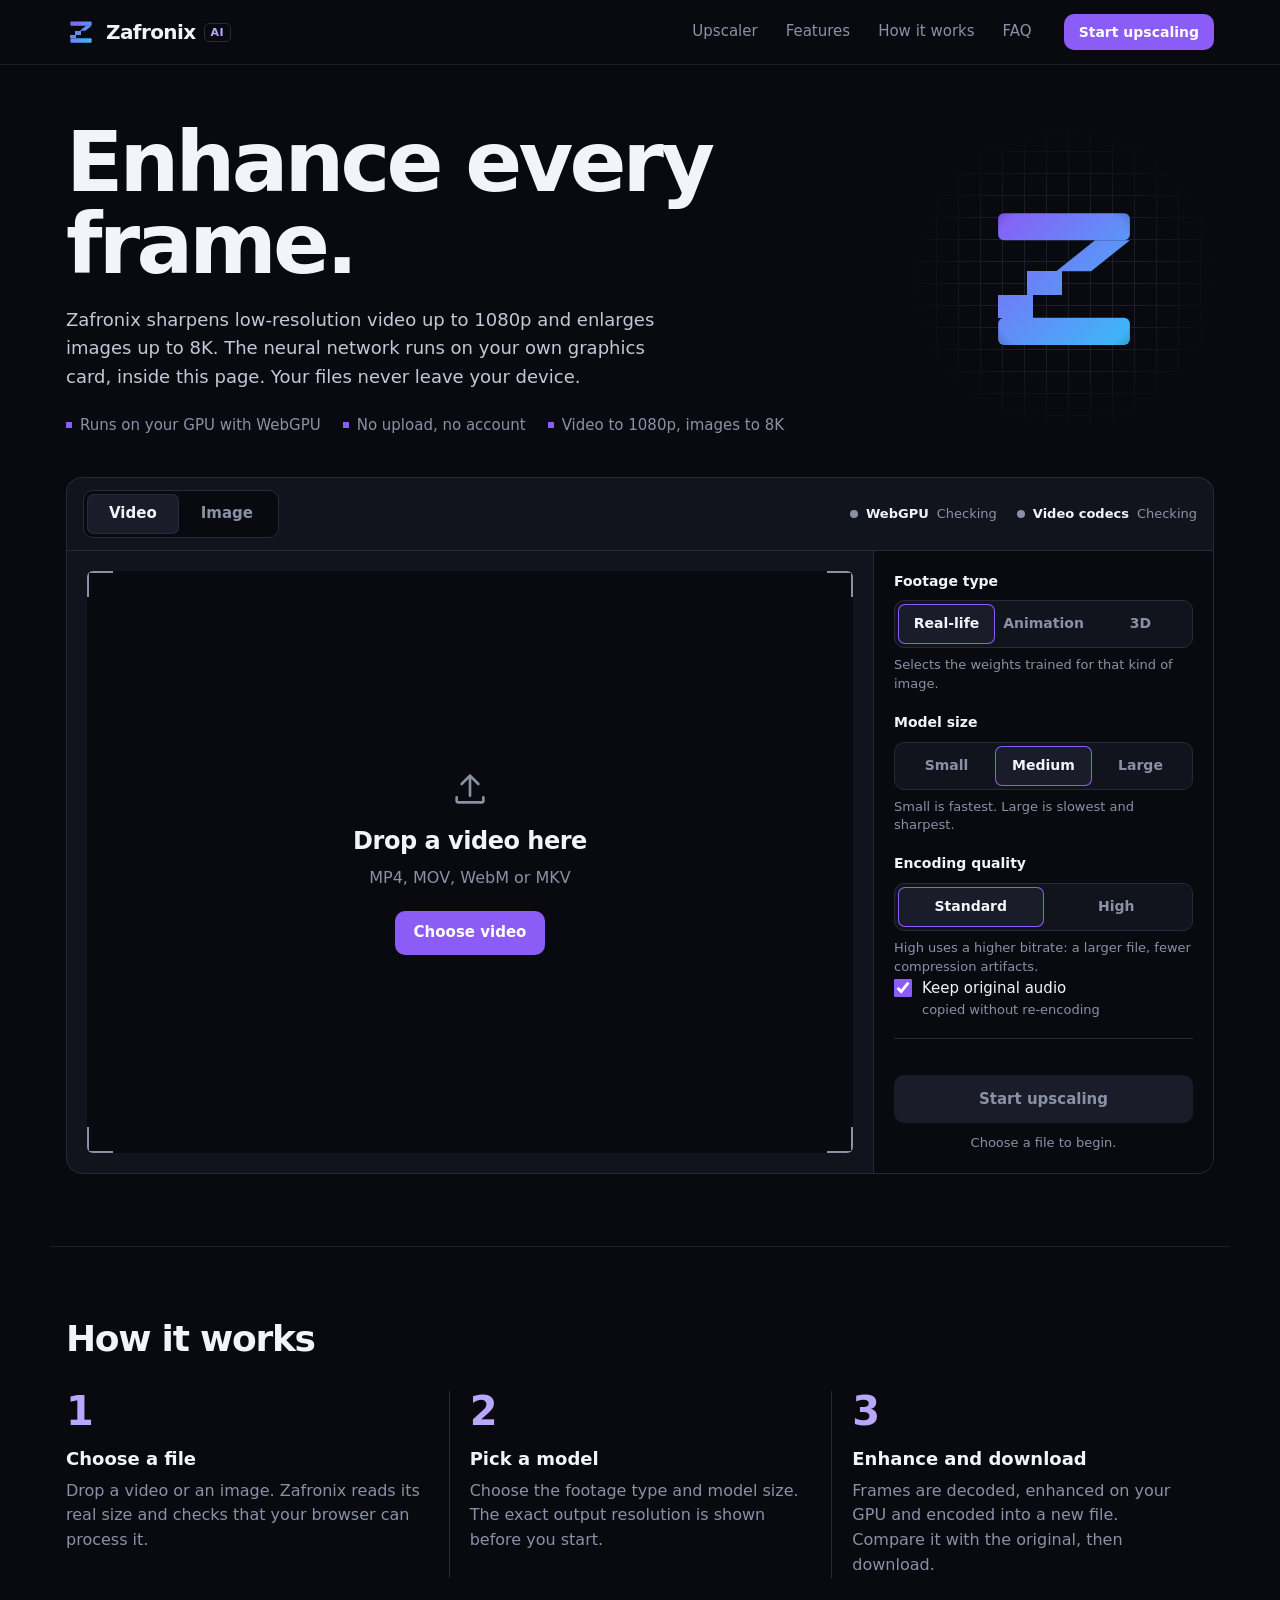
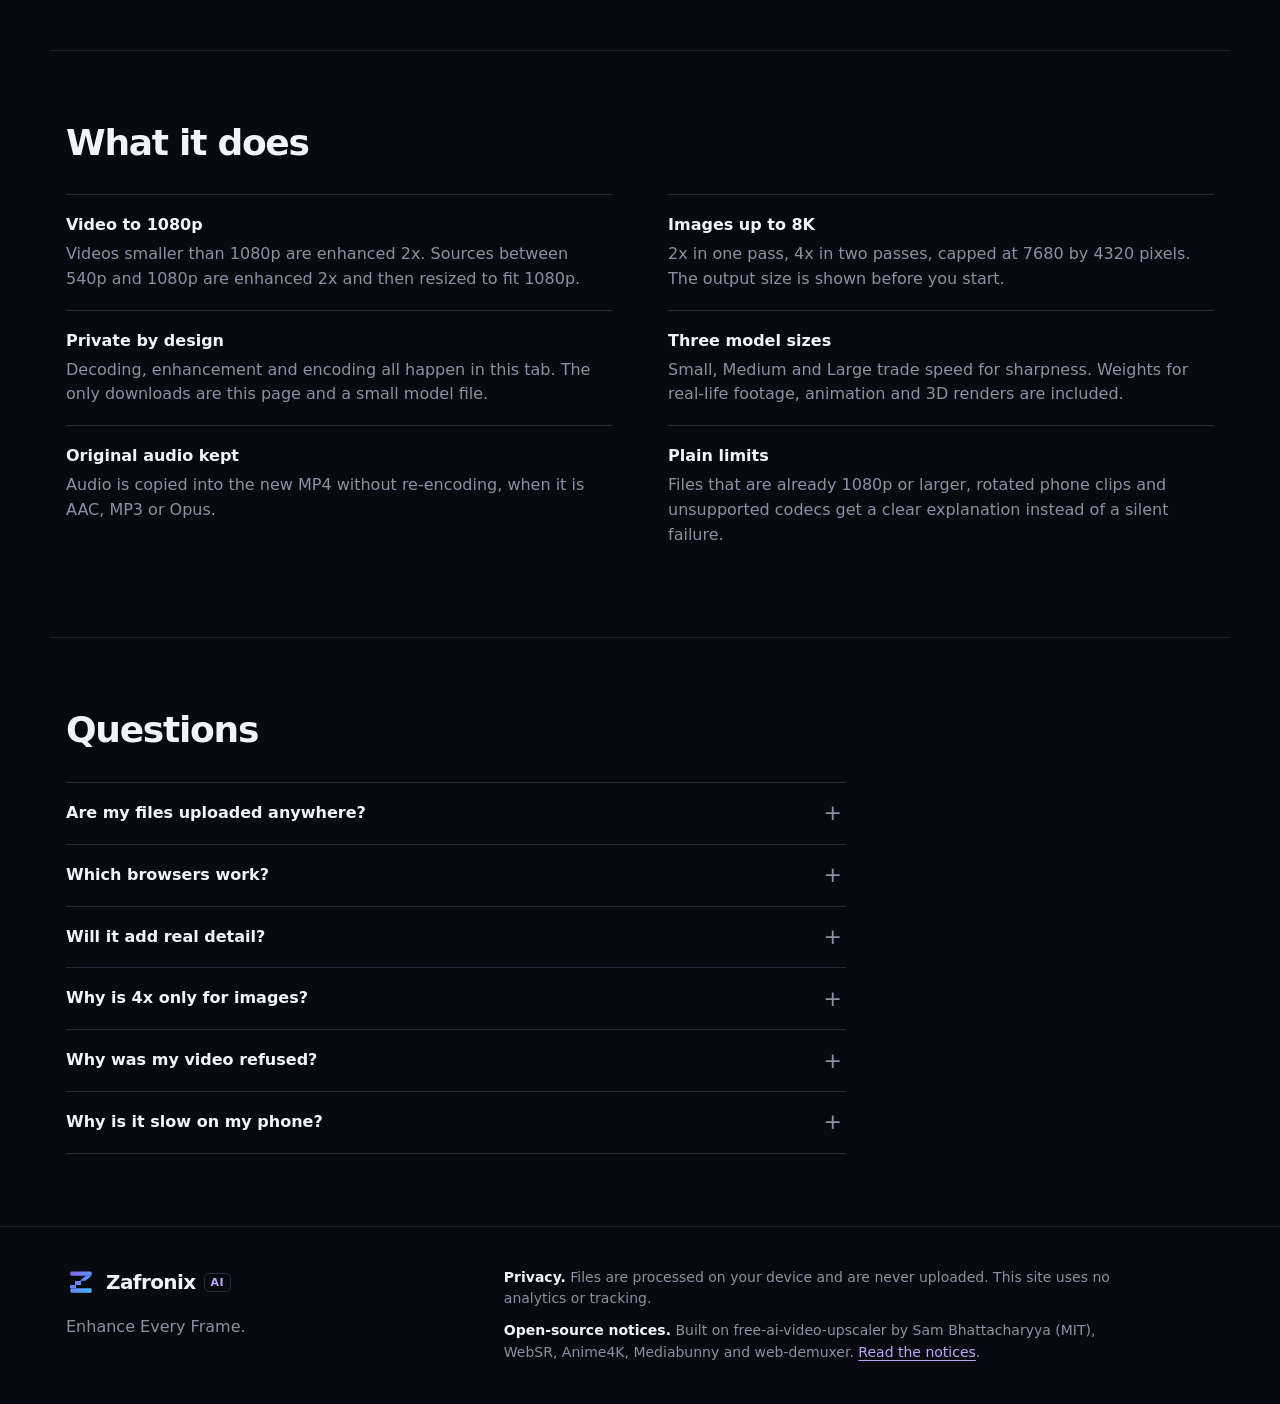
<file: index.html>
<!doctype html>
<html lang="en">
<head>
  <meta charset="utf-8">
  <meta name="viewport" content="width=device-width, initial-scale=1, viewport-fit=cover">
  <title>Zafronix AI Videos Upscaler: enhance video to 1080p and images up to 8K</title>
  <meta name="description" content="Upscale low-resolution video to 1080p and images up to 8K with a neural network that runs on your own GPU, in your browser. Free, private, no upload.">
  <meta name="theme-color" content="#090A0F">
  <meta name="color-scheme" content="dark">
  <link rel="canonical" href="https://zafronix-ai.netlify.app/">

  <meta property="og:type" content="website">
  <meta property="og:site_name" content="Zafronix AI">
  <meta property="og:title" content="Zafronix AI Videos Upscaler: Enhance Every Frame.">
  <meta property="og:description" content="Upscale video to 1080p and images up to 8K on your own GPU. Private, free, no upload.">
  <meta property="og:url" content="https://zafronix-ai.netlify.app/">
  <meta property="og:image" content="https://zafronix-ai.netlify.app/og.png">
  <meta property="og:image:width" content="1200">
  <meta property="og:image:height" content="630">
  <meta property="og:image:alt" content="Zafronix AI wordmark with the tagline Enhance Every Frame.">
  <meta name="twitter:card" content="summary_large_image">
  <meta name="twitter:title" content="Zafronix AI Videos Upscaler">
  <meta name="twitter:description" content="Upscale video to 1080p and images up to 8K on your own GPU. Private, free, no upload.">
  <meta name="twitter:image" content="https://zafronix-ai.netlify.app/og.png">

  <link rel="icon" href="/favicon.svg" type="image/svg+xml">
  <link rel="apple-touch-icon" href="/apple-touch-icon.png">
  <link rel="stylesheet" href="/styles.css">
</head>
<body>
  <a class="skip" href="#upscaler">Skip to the upscaler</a>

  <header class="topbar">
    <div class="wrap topbar-in">
      <a class="brand" href="#top" aria-label="Zafronix AI, home">
        <svg class="mark" viewBox="0 0 48 48" aria-hidden="true">
          <use href="#zmark"/>
        </svg>
        <span class="brand-name">Zafronix</span><span class="brand-ai">AI</span>
      </a>

      <nav class="nav" id="nav" aria-label="Primary">
        <a href="#upscaler">Upscaler</a>
        <a href="#features">Features</a>
        <a href="#how">How it works</a>
        <a href="#faq">FAQ</a>
      </nav>

      <a class="btn btn-primary btn-sm topbar-cta" href="#upscaler">Start upscaling</a>
      <button class="nav-toggle" id="nav-toggle" type="button" aria-expanded="false" aria-controls="nav" aria-label="Menu">
        <span></span><span></span>
      </button>
    </div>
  </header>

  <!-- Shared SVG symbols -->
  <svg width="0" height="0" style="position:absolute" aria-hidden="true" focusable="false">
    <defs>
      <linearGradient id="zgrad" x1="6" y1="6" x2="42" y2="42" gradientUnits="userSpaceOnUse">
        <stop offset="0" stop-color="#8B5CF6"/>
        <stop offset="1" stop-color="#38BDF8"/>
      </linearGradient>
      <!-- The mark: a Z whose diagonal starts as coarse pixels (low resolution) and resolves into a clean line. -->
      <symbol id="zmark" viewBox="0 0 48 48">
        <rect x="7" y="7" width="34" height="7" rx="1.5" fill="url(#zgrad)"/>
        <rect x="7" y="34" width="34" height="7" rx="1.5" fill="url(#zgrad)"/>
        <polygon points="41,14 32,14 22,22 31,22" fill="url(#zgrad)"/>
        <g fill="url(#zgrad)" shape-rendering="crispEdges">
          <rect x="14.5" y="22" width="9" height="6"/>
          <rect x="7" y="28" width="9" height="6"/>
        </g>
      </symbol>
    </defs>
  </svg>

  <main id="top">
    <section class="hero wrap">
      <div class="hero-copy">
        <h1>Enhance every frame.</h1>
        <p class="lede">Zafronix sharpens low-resolution video up to 1080p and enlarges images up to 8K. The neural network runs on your own graphics card, inside this page. Your files never leave your device.</p>
        <ul class="facts">
          <li>Runs on your GPU with WebGPU</li>
          <li>No upload, no account</li>
          <li>Video to 1080p, images to 8K</li>
        </ul>
      </div>
      <div class="hero-art" aria-hidden="true">
        <svg viewBox="0 0 48 48" class="hero-mark"><use href="#zmark"/></svg>
      </div>
    </section>

    <!-- ===================================================== STUDIO -->
    <section class="studio wrap" id="upscaler" aria-labelledby="studio-title">
      <h2 class="sr-only" id="studio-title">Upscaler</h2>

      <div class="studio-bar">
        <div class="tabs" role="tablist" aria-label="Media type">
          <button class="tab" role="tab" type="button" id="tab-video" data-tab="video" aria-selected="true" aria-controls="panel">Video</button>
          <button class="tab" role="tab" type="button" id="tab-image" data-tab="image" aria-selected="false" aria-controls="panel" tabindex="-1">Image</button>
        </div>
        <ul class="checks" id="checks" aria-label="Browser capabilities">
          <li class="check" data-state="pending"><span class="dot"></span><span class="check-name">WebGPU</span><span class="check-detail">Checking</span></li>
          <li class="check" data-state="pending"><span class="dot"></span><span class="check-name">Video codecs</span><span class="check-detail">Checking</span></li>
        </ul>
      </div>

      <div class="studio-grid" id="studio" data-tab="video" role="tabpanel" aria-labelledby="tab-video">
        <div id="panel" class="sr-only"></div>

        <!-- ------------------------------------------- viewport -->
        <div class="viewport" id="viewport" data-state="empty">

          <!-- empty -->
          <div class="vp-state vp-empty" id="st-empty">
            <div class="drop" id="drop">
              <svg class="drop-icon" viewBox="0 0 24 24" aria-hidden="true"><path d="M12 16V4m0 0L7 9m5-5 5 5M4 17v2a1 1 0 0 0 1 1h14a1 1 0 0 0 1-1v-2" fill="none" stroke="currentColor" stroke-width="1.6" stroke-linecap="round" stroke-linejoin="round"/></svg>
              <p class="drop-title" id="drop-title">Drop a video here</p>
              <p class="drop-sub" id="drop-sub">MP4, MOV, WebM or MKV</p>
              <button class="btn btn-primary" type="button" id="pick-btn">Choose video</button>
              <input id="file-input" type="file" hidden>
            </div>
          </div>

          <!-- file selected -->
          <div class="vp-state vp-selected" id="st-selected" hidden>
            <div class="stage" id="sel-stage"></div>
            <div class="filebar">
              <div class="filebar-info">
                <p class="filename" id="sel-name"></p>
                <ul class="chips" id="sel-chips"></ul>
              </div>
              <div class="filebar-actions">
                <button class="btn btn-ghost btn-sm" type="button" id="replace-btn">Replace</button>
                <button class="btn btn-ghost btn-sm" type="button" id="remove-btn">Remove</button>
              </div>
            </div>
          </div>

          <!-- processing -->
          <div class="vp-state vp-processing" id="st-processing" hidden>
            <div class="stage" id="live-stage">
              <canvas id="live" width="16" height="9"></canvas>
              <img id="live-img" alt="" hidden>
              <p class="stage-caption" id="live-caption">Waiting for the first enhanced frame</p>
            </div>
            <div class="progress">
              <div class="progress-head">
                <p class="stage-label" id="stage-label">Starting</p>
                <span class="pct" id="pct">0%</span>
              </div>
              <p class="sr-only" id="live-status" role="status" aria-live="polite"></p>
              <div class="rail" id="rail" role="progressbar" aria-labelledby="stage-label" aria-valuemin="0" aria-valuemax="100" aria-valuenow="0">
                <div class="rail-fill" id="rail-fill"></div>
              </div>
              <dl class="stats">
                <div><dt id="stat-frames-label">Frames</dt><dd id="stat-frames">0</dd></div>
                <div><dt>Elapsed</dt><dd id="stat-elapsed">0:00</dd></div>
                <div><dt id="stat-speed-label">Speed</dt><dd id="stat-speed">-</dd></div>
                <div><dt>Remaining</dt><dd id="stat-eta">Measuring</dd></div>
              </dl>
              <button class="btn btn-outline" type="button" id="cancel-btn">Cancel</button>
            </div>
          </div>

          <!-- done -->
          <div class="vp-state vp-done" id="st-done" hidden>
            <div id="done-stage"></div>
            <div class="vcontrols" id="done-controls">
              <button class="icon-btn" type="button" id="play-btn" aria-label="Play both videos" data-playing="false">
                <svg viewBox="0 0 24 24" class="i-play" aria-hidden="true"><path d="M8 5.5v13l11-6.5z" fill="currentColor"/></svg>
                <svg viewBox="0 0 24 24" class="i-pause" aria-hidden="true"><path d="M7 5h4v14H7zm6 0h4v14h-4z" fill="currentColor"/></svg>
              </button>
              <input class="scrub" id="scrub" type="range" min="0" max="1000" value="0" aria-label="Seek both videos">
              <span class="time" id="time-text">0:00 / 0:00</span>
              <button class="icon-btn" type="button" id="mute-btn" aria-label="Mute enhanced audio" aria-pressed="false">
                <svg viewBox="0 0 24 24" aria-hidden="true"><path d="M4 9.5v5h3.5L12 18.5v-13L7.5 9.5zM15.5 8.5a5 5 0 0 1 0 7M18 6a8.5 8.5 0 0 1 0 12" fill="none" stroke="currentColor" stroke-width="1.6" stroke-linecap="round" stroke-linejoin="round"/></svg>
              </button>
            </div>
            <dl class="result-stats" id="done-stats"></dl>
            <ul class="notes" id="done-notes"></ul>
            <div class="result-actions">
              <a class="btn btn-primary" id="download-btn" href="#" download>
                <svg viewBox="0 0 24 24" aria-hidden="true"><path d="M12 4v11m0 0 4.5-4.5M12 15l-4.5-4.5M5 19h14" fill="none" stroke="currentColor" stroke-width="1.8" stroke-linecap="round" stroke-linejoin="round"/></svg>
                <span id="download-label">Download</span>
              </a>
              <a class="btn btn-outline" id="open-full" href="#" target="_blank" rel="noopener" hidden>Open full size</a>
              <button class="btn btn-ghost" type="button" id="again-btn">Process another</button>
            </div>
          </div>

          <!-- error -->
          <div class="vp-state vp-error" id="st-error" hidden>
            <svg class="err-icon" viewBox="0 0 24 24" aria-hidden="true"><path d="M12 8v5m0 3.5v.01M10.3 3.9 2.6 17.5A2 2 0 0 0 4.3 20.5h15.4a2 2 0 0 0 1.7-3L13.7 3.9a2 2 0 0 0-3.4 0z" fill="none" stroke="currentColor" stroke-width="1.6" stroke-linecap="round" stroke-linejoin="round"/></svg>
            <h3 class="err-title" id="err-title">Something went wrong</h3>
            <p class="err-msg" id="err-msg"></p>
            <p class="err-hint" id="err-hint"></p>
            <div class="result-actions">
              <button class="btn btn-primary" type="button" id="err-retry">Try again</button>
              <button class="btn btn-ghost" type="button" id="err-new">Choose another file</button>
            </div>
          </div>
        </div>

        <!-- ------------------------------------------- inspector -->
        <aside class="inspector" aria-label="Settings">
          <fieldset class="group">
            <legend>Footage type</legend>
            <div class="seg" role="radiogroup">
              <label><input type="radio" name="content" value="rl" checked><span>Real-life</span></label>
              <label><input type="radio" name="content" value="an"><span>Animation</span></label>
              <label><input type="radio" name="content" value="3d"><span>3D</span></label>
            </div>
            <p class="help">Selects the weights trained for that kind of image.</p>
          </fieldset>

          <fieldset class="group">
            <legend>Model size</legend>
            <div class="seg" role="radiogroup">
              <label><input type="radio" name="size" value="small"><span>Small</span></label>
              <label><input type="radio" name="size" value="medium" checked><span>Medium</span></label>
              <label><input type="radio" name="size" value="large"><span>Large</span></label>
            </div>
            <p class="help">Small is fastest. Large is slowest and sharpest.</p>
          </fieldset>

          <!-- video only -->
          <div class="only-video">
            <fieldset class="group">
              <legend>Encoding quality</legend>
              <div class="seg" role="radiogroup">
                <label><input type="radio" name="vquality" value="standard" checked><span>Standard</span></label>
                <label><input type="radio" name="vquality" value="high"><span>High</span></label>
              </div>
              <p class="help">High uses a higher bitrate: a larger file, fewer compression artifacts.</p>
            </fieldset>
            <label class="check-row">
              <input type="checkbox" id="keep-audio" checked>
              <span>Keep original audio <small>copied without re-encoding</small></span>
            </label>
          </div>

          <!-- image only -->
          <div class="only-image">
            <fieldset class="group">
              <legend>Scale</legend>
              <div class="seg" role="radiogroup">
                <label><input type="radio" name="scale" value="2" checked><span>2x</span></label>
                <label><input type="radio" name="scale" value="4"><span>4x</span></label>
              </div>
              <p class="help" id="scale-help">4x runs the 2x network twice.</p>
            </fieldset>
            <fieldset class="group">
              <legend>Format</legend>
              <div class="seg" role="radiogroup">
                <label><input type="radio" name="format" value="png" checked><span>PNG</span></label>
                <label><input type="radio" name="format" value="jpeg"><span>JPEG</span></label>
                <label><input type="radio" name="format" value="webp"><span>WebP</span></label>
              </div>
              <div class="range-row" id="img-quality-row" hidden>
                <label for="img-quality">Quality</label>
                <input type="range" id="img-quality" min="60" max="100" value="92">
                <output id="img-quality-out" for="img-quality">92</output>
              </div>
            </fieldset>
          </div>

          <dl class="summary" id="summary"></dl>
          <ul class="notes" id="notes"></ul>

          <button class="btn btn-primary btn-block" type="button" id="start-btn" disabled>Start upscaling</button>
          <p class="start-hint" id="start-hint">Choose a file to begin.</p>
        </aside>
      </div>
    </section>

    <!-- ===================================================== HOW -->
    <section class="section wrap" id="how" aria-labelledby="how-title">
      <h2 id="how-title">How it works</h2>
      <ol class="steps">
        <li>
          <h3>Choose a file</h3>
          <p>Drop a video or an image. Zafronix reads its real size and checks that your browser can process it.</p>
        </li>
        <li>
          <h3>Pick a model</h3>
          <p>Choose the footage type and model size. The exact output resolution is shown before you start.</p>
        </li>
        <li>
          <h3>Enhance and download</h3>
          <p>Frames are decoded, enhanced on your GPU and encoded into a new file. Compare it with the original, then download.</p>
        </li>
      </ol>
    </section>

    <!-- ===================================================== FEATURES -->
    <section class="section wrap" id="features" aria-labelledby="features-title">
      <h2 id="features-title">What it does</h2>
      <dl class="feature-list">
        <div><dt>Video to 1080p</dt><dd>Videos smaller than 1080p are enhanced 2x. Sources between 540p and 1080p are enhanced 2x and then resized to fit 1080p.</dd></div>
        <div><dt>Images up to 8K</dt><dd>2x in one pass, 4x in two passes, capped at 7680 by 4320 pixels. The output size is shown before you start.</dd></div>
        <div><dt>Private by design</dt><dd>Decoding, enhancement and encoding all happen in this tab. The only downloads are this page and a small model file.</dd></div>
        <div><dt>Three model sizes</dt><dd>Small, Medium and Large trade speed for sharpness. Weights for real-life footage, animation and 3D renders are included.</dd></div>
        <div><dt>Original audio kept</dt><dd>Audio is copied into the new MP4 without re-encoding, when it is AAC, MP3 or Opus.</dd></div>
        <div><dt>Plain limits</dt><dd>Files that are already 1080p or larger, rotated phone clips and unsupported codecs get a clear explanation instead of a silent failure.</dd></div>
      </dl>
    </section>

    <!-- ===================================================== FAQ -->
    <section class="section wrap" id="faq" aria-labelledby="faq-title">
      <h2 id="faq-title">Questions</h2>
      <div class="faq">
        <details>
          <summary>Are my files uploaded anywhere?</summary>
          <p>No. Your video or image is read, enhanced and encoded inside your browser, on your own device. This site only serves static files and includes no analytics or tracking scripts.</p>
        </details>
        <details>
          <summary>Which browsers work?</summary>
          <p>The tool needs WebGPU, and video also needs WebCodecs with H.264 encoding. The latest desktop Chrome or Edge is the safest choice. The status line above the upscaler shows exactly what your browser supports.</p>
        </details>
        <details>
          <summary>Will it add real detail?</summary>
          <p>It sharpens edges and removes blockiness with a small neural network. It cannot recover detail that was never recorded, so expect cleaner lines rather than new texture. Animation and illustration usually look best; photos improve less.</p>
        </details>
        <details>
          <summary>Why is 4x only for images?</summary>
          <p>The network doubles size. For images, running it twice gives 4x. For video that would be far too slow in a browser, so video uses one 2x pass and is capped at 1080p.</p>
        </details>
        <details>
          <summary>Why was my video refused?</summary>
          <p>Videos that are already 1080p or larger, videos stored rotated (many phone recordings), very long files, and codecs your browser cannot decode are refused with the reason shown on screen.</p>
        </details>
        <details>
          <summary>Why is it slow on my phone?</summary>
          <p>Everything runs on the GPU of the device you use. Phones have much less GPU power and memory than a desktop, so keep files short and small, and expect long processing times.</p>
        </details>
      </div>
    </section>
  </main>

  <footer class="footer">
    <div class="wrap footer-in">
      <div class="footer-brand">
        <a class="brand" href="#top" aria-label="Zafronix AI, back to top">
          <svg class="mark" viewBox="0 0 48 48" aria-hidden="true"><use href="#zmark"/></svg>
          <span class="brand-name">Zafronix</span><span class="brand-ai">AI</span>
        </a>
        <p>Enhance Every Frame.</p>
      </div>
      <div class="footer-note">
        <p><strong>Privacy.</strong> Files are processed on your device and are never uploaded. This site uses no analytics or tracking.</p>
        <p><strong>Open-source notices.</strong> Built on free-ai-video-upscaler by Sam Bhattacharyya (MIT), WebSR, Anime4K, Mediabunny and web-demuxer. <a href="/notices.html">Read the notices</a>.</p>
      </div>
    </div>
  </footer>

  <div class="toast" id="toast" role="status" aria-live="polite" hidden></div>
</body>
</html>
</file>
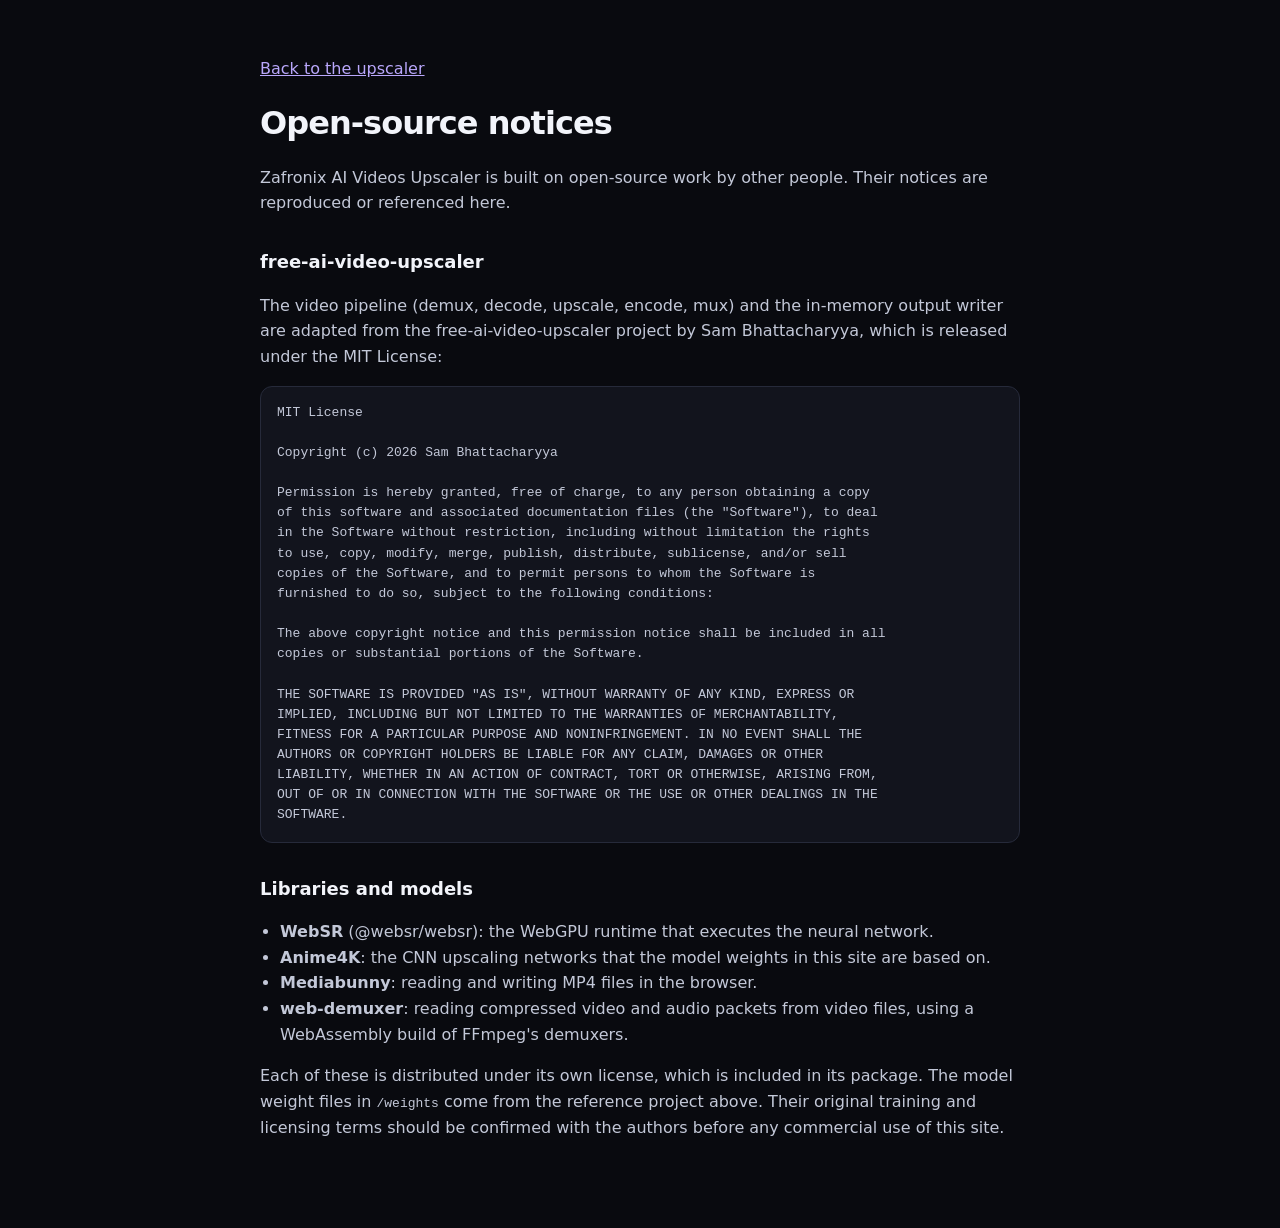
<file: notices.html>
<!doctype html>
<html lang="en">
<head>
  <meta charset="utf-8">
  <meta name="viewport" content="width=device-width, initial-scale=1">
  <meta name="theme-color" content="#090A0F">
  <title>Open-source notices | Zafronix AI</title>
  <link rel="icon" href="/favicon.svg" type="image/svg+xml">
  <style>
    html { color-scheme: dark; }
    body { margin: 0; padding: 40px 16px 72px; background: #090a0f; color: #f2f4fa; font-family: "Segoe UI Variable Text", "SF Pro Text", system-ui, -apple-system, "Segoe UI", Roboto, Arial, sans-serif; line-height: 1.6; }
    main { max-width: 760px; margin: 0 auto; }
    h1 { font-size: 2rem; letter-spacing: -0.03em; margin: 0 0 8px; }
    h2 { font-size: 1.125rem; margin: 32px 0 8px; }
    p, li { color: #c3c8d8; }
    a { color: #b9a7fb; }
    a:focus-visible { outline: 2px solid #38bdf8; outline-offset: 2px; }
    pre { white-space: pre-wrap; background: #12141d; border: 1px solid #262a3a; border-radius: 12px; padding: 16px; color: #c3c8d8; font-size: 0.8125rem; line-height: 1.55; }
    ul { padding-left: 20px; }
  </style>
</head>
<body>
  <main>
    <p><a href="/">Back to the upscaler</a></p>
    <h1>Open-source notices</h1>
    <p>Zafronix AI Videos Upscaler is built on open-source work by other people. Their notices are reproduced or referenced here.</p>

    <h2>free-ai-video-upscaler</h2>
    <p>The video pipeline (demux, decode, upscale, encode, mux) and the in-memory output writer are adapted from the free-ai-video-upscaler project by Sam Bhattacharyya, which is released under the MIT License:</p>
    <pre>MIT License

Copyright (c) 2026 Sam Bhattacharyya

Permission is hereby granted, free of charge, to any person obtaining a copy
of this software and associated documentation files (the "Software"), to deal
in the Software without restriction, including without limitation the rights
to use, copy, modify, merge, publish, distribute, sublicense, and/or sell
copies of the Software, and to permit persons to whom the Software is
furnished to do so, subject to the following conditions:

The above copyright notice and this permission notice shall be included in all
copies or substantial portions of the Software.

THE SOFTWARE IS PROVIDED "AS IS", WITHOUT WARRANTY OF ANY KIND, EXPRESS OR
IMPLIED, INCLUDING BUT NOT LIMITED TO THE WARRANTIES OF MERCHANTABILITY,
FITNESS FOR A PARTICULAR PURPOSE AND NONINFRINGEMENT. IN NO EVENT SHALL THE
AUTHORS OR COPYRIGHT HOLDERS BE LIABLE FOR ANY CLAIM, DAMAGES OR OTHER
LIABILITY, WHETHER IN AN ACTION OF CONTRACT, TORT OR OTHERWISE, ARISING FROM,
OUT OF OR IN CONNECTION WITH THE SOFTWARE OR THE USE OR OTHER DEALINGS IN THE
SOFTWARE.</pre>

    <h2>Libraries and models</h2>
    <ul>
      <li><strong>WebSR</strong> (@websr/websr): the WebGPU runtime that executes the neural network.</li>
      <li><strong>Anime4K</strong>: the CNN upscaling networks that the model weights in this site are based on.</li>
      <li><strong>Mediabunny</strong>: reading and writing MP4 files in the browser.</li>
      <li><strong>web-demuxer</strong>: reading compressed video and audio packets from video files, using a WebAssembly build of FFmpeg's demuxers.</li>
    </ul>
    <p>Each of these is distributed under its own license, which is included in its package. The model weight files in <code>/weights</code> come from the reference project above. Their original training and licensing terms should be confirmed with the authors before any commercial use of this site.</p>
  </main>
</body>
</html>
</file>
<file: styles.css>
/* Zafronix AI Videos Upscaler
   Direction: an editing-suite viewer, not a landing-page template. The tool is the hero.
   Motifs: viewfinder corner marks, a progress rail made of frame ticks, one gradient reserved for the mark and progress. */

:root {
  --ink: #090a0f;
  --surface: #12141d;
  --raise: #1a1d29;
  --line: #262a3a;
  --line-soft: #1b1e2b;
  --text: #f2f4fa;
  --muted: #8a90a6;
  --violet: #8b5cf6;
  --violet-hi: #9a73f8;
  --violet-text: #b9a7fb;
  --blue: #38bdf8;
  --ok: #4ade80;
  --warn: #fbbf24;
  --bad: #f87171;

  --r-sm: 8px;
  --r-md: 12px;
  --r-lg: 16px;

  --font: "Segoe UI Variable Text", "SF Pro Text", system-ui, -apple-system, "Segoe UI", Roboto, "Helvetica Neue", Arial, sans-serif;
  --font-display: "Segoe UI Variable Display", "SF Pro Display", system-ui, -apple-system, "Segoe UI", Roboto, "Helvetica Neue", Arial, sans-serif;

  color-scheme: dark;
}

*, *::before, *::after { box-sizing: border-box; }
html { scroll-behavior: smooth; scroll-padding-top: 76px; -webkit-text-size-adjust: 100%; }
body {
  margin: 0;
  background: var(--ink);
  color: var(--text);
  font-family: var(--font);
  font-size: 1rem;
  line-height: 1.55;
  -webkit-font-smoothing: antialiased;
  font-variant-numeric: tabular-nums;
}
img, svg, video, canvas { display: block; max-width: 100%; }
h1, h2, h3, p, ul, ol, dl, dd, figure { margin: 0; }
ul, ol { padding: 0; list-style: none; }
button, input { font: inherit; color: inherit; }
button { cursor: pointer; }
a { color: var(--violet-text); text-underline-offset: 3px; }
a:hover { color: #d3c7fd; }
[hidden] { display: none !important; }

:focus-visible { outline: 2px solid var(--blue); outline-offset: 2px; border-radius: 4px; }

.sr-only {
  position: absolute !important; width: 1px; height: 1px; padding: 0; margin: -1px;
  overflow: hidden; clip: rect(0 0 0 0); white-space: nowrap; border: 0;
}
.skip {
  position: absolute; left: 12px; top: -60px; z-index: 100; padding: 10px 14px;
  background: var(--raise); border: 1px solid var(--line); border-radius: var(--r-sm); color: var(--text);
}
.skip:focus { top: 12px; }

.wrap {
  width: 100%; max-width: 1180px; margin-inline: auto;
  padding-inline: max(16px, env(safe-area-inset-left)) max(16px, env(safe-area-inset-right));
}

/* ------------------------------------------------------------------ buttons */
.btn {
  display: inline-flex; align-items: center; justify-content: center; gap: 8px;
  min-height: 44px; padding: 0 18px; border-radius: 10px; border: 1px solid transparent;
  font-weight: 600; font-size: 0.9375rem; text-decoration: none; line-height: 1;
  transition: background-color .15s, border-color .15s, color .15s;
}
.btn svg { width: 18px; height: 18px; }
.btn-primary { background: var(--violet); color: #fff; }
.btn-primary:hover { background: var(--violet-hi); color: #fff; }
.btn-primary:disabled { background: var(--raise); color: var(--muted); cursor: not-allowed; }
.btn-outline { background: transparent; border-color: var(--line); color: var(--text); }
.btn-outline:hover { border-color: var(--muted); color: var(--text); }
.btn-ghost { background: transparent; color: var(--muted); }
.btn-ghost:hover { color: var(--text); background: var(--raise); }
.btn-sm { min-height: 36px; padding: 0 14px; font-size: 0.875rem; }
.btn-block { width: 100%; min-height: 48px; }

.icon-btn {
  display: inline-grid; place-items: center; width: 44px; height: 44px; flex: none;
  background: var(--raise); border: 1px solid var(--line); border-radius: 10px; color: var(--text);
}
.icon-btn:hover { border-color: var(--muted); }
.icon-btn svg { width: 20px; height: 20px; }
.icon-btn[aria-pressed="true"] { color: var(--bad); }
.icon-btn .i-pause { display: none; }
.icon-btn[data-playing="true"] .i-pause { display: block; }
.icon-btn[data-playing="true"] .i-play { display: none; }

/* ------------------------------------------------------------------ top bar */
.topbar { position: sticky; top: 0; z-index: 50; background: var(--ink); border-bottom: 1px solid var(--line-soft); }
.topbar-in { display: flex; align-items: center; gap: 20px; min-height: 64px; }
.brand { display: inline-flex; align-items: center; gap: 10px; color: var(--text); text-decoration: none; font-family: var(--font-display); }
.brand:hover { color: var(--text); }
.mark { width: 30px; height: 30px; }
.brand-name { font-size: 1.25rem; font-weight: 700; letter-spacing: -0.03em; }
.brand-ai {
  font-size: 0.6875rem; font-weight: 700; letter-spacing: 0.04em; line-height: 1;
  padding: 3px 6px; border: 1px solid var(--line); border-radius: 5px; color: var(--violet-text); margin-left: -2px;
}
.nav { display: flex; gap: 4px; margin-left: auto; }
.nav a { color: var(--muted); text-decoration: none; padding: 8px 12px; border-radius: 8px; font-size: 0.9375rem; }
.nav a:hover { color: var(--text); background: var(--raise); }
.nav-toggle { display: none; margin-left: auto; width: 44px; height: 44px; background: transparent; border: 1px solid var(--line); border-radius: 10px; position: relative; }
.nav-toggle span { position: absolute; left: 13px; right: 13px; height: 2px; background: var(--text); border-radius: 2px; transition: transform .2s, top .2s; }
.nav-toggle span:nth-child(1) { top: 17px; }
.nav-toggle span:nth-child(2) { top: 24px; }
.nav-toggle[aria-expanded="true"] span:nth-child(1) { top: 20px; transform: rotate(45deg); }
.nav-toggle[aria-expanded="true"] span:nth-child(2) { top: 20px; transform: rotate(-45deg); }

/* ------------------------------------------------------------------ hero */
.hero { display: grid; grid-template-columns: minmax(0, 1.5fr) minmax(0, 0.7fr); gap: 32px; align-items: center; padding-block: 56px 40px; }
.hero h1 {
  font-family: var(--font-display); font-weight: 700; line-height: 0.98; letter-spacing: -0.045em;
  font-size: clamp(2.75rem, 1.4rem + 5.6vw, 5.25rem);
}
.lede { margin-top: 20px; max-width: 54ch; color: #c3c8d8; font-size: 1.125rem; line-height: 1.6; }
.facts { display: flex; flex-wrap: wrap; gap: 8px 22px; margin-top: 22px; color: var(--muted); font-size: 0.9375rem; }
.facts li { padding-left: 14px; position: relative; }
.facts li::before { content: ""; position: absolute; left: 0; top: 0.5em; width: 6px; height: 6px; background: var(--violet); }
.hero-art {
  aspect-ratio: 1; display: grid; place-items: center; max-width: 300px; width: 100%; justify-self: end;
  background-image:
    linear-gradient(var(--line-soft) 1px, transparent 1px),
    linear-gradient(90deg, var(--line-soft) 1px, transparent 1px);
  background-size: 22px 22px;
  -webkit-mask-image: radial-gradient(circle at 50% 50%, #000 38%, transparent 74%);
  mask-image: radial-gradient(circle at 50% 50%, #000 38%, transparent 74%);
}
.hero-mark { width: 62%; height: 62%; }

/* ------------------------------------------------------------------ studio */
.studio { padding-bottom: 72px; }
.studio-bar, .studio-grid { background: var(--surface); border: 1px solid var(--line); }
.studio-bar {
  display: flex; flex-wrap: wrap; align-items: center; justify-content: space-between; gap: 12px 24px;
  padding: 12px 16px; border-radius: var(--r-lg) var(--r-lg) 0 0; border-bottom: 0;
}
.tabs { display: inline-flex; background: var(--ink); border: 1px solid var(--line); border-radius: 10px; padding: 3px; }
.tab { background: transparent; border: 0; border-radius: 7px; padding: 8px 22px; min-height: 38px; color: var(--muted); font-weight: 600; font-size: 0.9375rem; }
.tab:hover { color: var(--text); }
.tab[aria-selected="true"] { background: var(--raise); color: var(--text); box-shadow: inset 0 0 0 1px var(--line); }
.tab[aria-disabled="true"] { opacity: 0.45; cursor: not-allowed; }

.checks { display: flex; flex-wrap: wrap; gap: 6px 20px; font-size: 0.8125rem; color: var(--muted); }
.check { display: inline-flex; align-items: center; gap: 8px; min-width: 0; }
.check .dot { width: 8px; height: 8px; border-radius: 50%; background: var(--muted); flex: none; }
.check[data-state="ok"] .dot { background: var(--ok); }
.check[data-state="warn"] .dot { background: var(--warn); }
.check[data-state="bad"] .dot { background: var(--bad); }
.check-name { color: var(--text); font-weight: 600; }
.check-detail { overflow: hidden; text-overflow: ellipsis; white-space: nowrap; max-width: 24ch; }

.studio-grid { display: grid; grid-template-columns: minmax(0, 1fr) 340px; border-radius: 0 0 var(--r-lg) var(--r-lg); overflow: hidden; }
#studio[data-tab="video"] .only-image,
#studio[data-tab="image"] .only-video { display: none; }

.viewport { padding: 20px; min-width: 0; display: flex; flex-direction: column; }
.vp-state { flex: 1; display: flex; flex-direction: column; gap: 16px; min-width: 0; }

/* empty: a viewfinder instead of a dashed box */
.vp-empty { justify-content: stretch; }
.drop {
  --c: var(--muted);
  flex: 1; display: flex; flex-direction: column; align-items: center; justify-content: center; text-align: center;
  gap: 6px; padding: 48px 24px; min-height: 400px; position: relative;
  background:
    linear-gradient(var(--c), var(--c)) top left / 26px 2px,
    linear-gradient(var(--c), var(--c)) top left / 2px 26px,
    linear-gradient(var(--c), var(--c)) top right / 26px 2px,
    linear-gradient(var(--c), var(--c)) top right / 2px 26px,
    linear-gradient(var(--c), var(--c)) bottom left / 26px 2px,
    linear-gradient(var(--c), var(--c)) bottom left / 2px 26px,
    linear-gradient(var(--c), var(--c)) bottom right / 26px 2px,
    linear-gradient(var(--c), var(--c)) bottom right / 2px 26px,
    var(--ink);
  background-repeat: no-repeat;
  border-radius: 6px;
}
.viewport.dragging .drop { --c: var(--blue); background-color: #0c1118; }
.drop-icon { width: 40px; height: 40px; color: var(--muted); margin-bottom: 8px; }
.drop-title { font-family: var(--font-display); font-size: 1.5rem; font-weight: 650; letter-spacing: -0.02em; }
.drop-sub { color: var(--muted); max-width: 44ch; margin-bottom: 14px; }

/* selected */
.stage { background: #000; border-radius: var(--r-md); overflow: hidden; position: relative; display: grid; place-items: center; }
.vp-selected .stage video, .vp-selected .stage img { width: 100%; max-height: 54vh; object-fit: contain; }
.filebar { display: flex; align-items: center; justify-content: space-between; gap: 12px 20px; flex-wrap: wrap; }
.filebar-info { min-width: 0; flex: 1 1 260px; }
.filename { font-weight: 600; overflow: hidden; text-overflow: ellipsis; white-space: nowrap; }
.chips { display: flex; flex-wrap: wrap; gap: 6px; margin-top: 6px; }
.chips li { background: var(--raise); border: 1px solid var(--line); border-radius: 6px; padding: 2px 8px; font-size: 0.8125rem; color: #c3c8d8; }
.filebar-actions { display: flex; gap: 4px; }

/* processing */
#live-stage { width: min(100%, calc(52vh * var(--ar, 1.7778))); margin-inline: auto; }
#live, #live-img { width: 100%; height: 100%; object-fit: contain; }
.stage-caption {
  position: absolute; left: 10px; bottom: 10px; max-width: calc(100% - 20px);
  font-size: 0.75rem; padding: 4px 8px; border-radius: 6px; background: rgba(9, 10, 15, 0.78); color: #d6dae6;
}
.progress { display: flex; flex-direction: column; gap: 12px; }
.progress-head { display: flex; justify-content: space-between; align-items: baseline; gap: 16px; }
.stage-label { font-weight: 600; }
.pct { font-family: var(--font-display); font-size: 1.5rem; font-weight: 650; letter-spacing: -0.02em; }
.rail { position: relative; height: 12px; background: var(--raise); border-radius: 3px; overflow: hidden; }
.rail-fill {
  position: absolute; inset: 0; transform-origin: left; transform: scaleX(0);
  background: linear-gradient(90deg, var(--violet), var(--blue)); transition: transform .25s linear;
}
.rail::after {
  content: ""; position: absolute; inset: 0; pointer-events: none;
  background: repeating-linear-gradient(90deg, transparent 0 7px, var(--surface) 7px 9px);
}
.stats { display: grid; grid-template-columns: repeat(4, minmax(0, 1fr)); gap: 12px; }
.stats dt, .result-stats dt, .summary dt { color: var(--muted); font-size: 0.8125rem; }
.stats dd, .result-stats dd { font-weight: 600; margin-top: 2px; overflow-wrap: anywhere; }
.progress .btn { align-self: flex-start; }

/* done */
.compare {
  position: relative; width: min(100%, calc(56vh * var(--ar, 1.7778))); margin-inline: auto;
  background: #000; border-radius: var(--r-md); overflow: hidden; user-select: none; -webkit-user-select: none;
}
.compare:focus-within { outline: 2px solid var(--blue); outline-offset: 2px; }
.cmp-layer { position: absolute; inset: 0; }
.cmp-layer video, .cmp-layer img { width: 100%; height: 100%; object-fit: fill; pointer-events: none; }
.cmp-before { clip-path: inset(0 calc(100% - var(--pos, 50%)) 0 0); }
.cmp-handle { position: absolute; top: 0; bottom: 0; left: var(--pos, 50%); width: 2px; margin-left: -1px; background: #fff; pointer-events: none; box-shadow: 0 0 0 1px rgba(0, 0, 0, 0.35); }
.cmp-grip {
  position: absolute; top: 50%; left: 50%; width: 36px; height: 36px; margin: -18px 0 0 -18px; border-radius: 50%;
  background: #fff; box-shadow: 0 2px 10px rgba(0, 0, 0, 0.5);
}
.cmp-grip::before, .cmp-grip::after { content: ""; position: absolute; top: 50%; margin-top: -5px; border: 5px solid transparent; }
.cmp-grip::before { left: 6px; border-right-color: var(--ink); border-left-width: 0; }
.cmp-grip::after { right: 6px; border-left-color: var(--ink); border-right-width: 0; }
.cmp-tag { position: absolute; top: 10px; font-size: 0.75rem; font-weight: 600; padding: 4px 8px; border-radius: 6px; background: rgba(9, 10, 15, 0.8); pointer-events: none; }
.cmp-tag-before { left: 10px; }
.cmp-tag-after { right: 10px; }
.cmp-range { position: absolute; inset: 0; width: 100%; height: 100%; margin: 0; opacity: 0; cursor: ew-resize; touch-action: pan-y; }

.vcontrols { display: flex; align-items: center; gap: 12px; }
.scrub { flex: 1; min-width: 0; accent-color: var(--violet); height: 24px; }
.time { color: var(--muted); font-size: 0.8125rem; white-space: nowrap; }
.result-stats { display: grid; grid-template-columns: repeat(auto-fit, minmax(150px, 1fr)); gap: 14px 20px; padding-top: 16px; border-top: 1px solid var(--line-soft); }
.result-actions { display: flex; flex-wrap: wrap; gap: 10px; }

/* error */
.vp-error { align-items: center; justify-content: center; text-align: center; gap: 10px; padding: 40px 12px; }
.err-icon { width: 40px; height: 40px; color: var(--warn); }
.err-title { font-family: var(--font-display); font-size: 1.375rem; font-weight: 650; letter-spacing: -0.02em; }
.err-msg { max-width: 56ch; color: #d6dae6; }
.err-hint { max-width: 56ch; color: var(--muted); }
.vp-error .result-actions { justify-content: center; margin-top: 10px; }

/* ------------------------------------------------------------------ inspector */
.inspector { background: var(--ink); border-left: 1px solid var(--line); padding: 20px; display: flex; flex-direction: column; gap: 18px; min-width: 0; }
.group { border: 0; padding: 0; margin: 0; min-width: 0; }
.group legend { padding: 0; margin-bottom: 8px; font-weight: 600; font-size: 0.875rem; }
.help { margin-top: 8px; color: var(--muted); font-size: 0.8125rem; line-height: 1.45; }
.seg { display: grid; grid-auto-flow: column; grid-auto-columns: 1fr; background: var(--surface); border: 1px solid var(--line); border-radius: 10px; padding: 3px; }
.seg label { position: relative; display: block; }
.seg input { position: absolute; opacity: 0; inset: 0; width: 100%; height: 100%; margin: 0; cursor: pointer; }
.seg span { display: block; text-align: center; padding: 9px 6px; min-height: 40px; border-radius: 7px; color: var(--muted); font-size: 0.875rem; font-weight: 600; }
.seg input:checked + span { background: var(--raise); color: var(--text); box-shadow: inset 0 0 0 1px var(--violet); }
.seg input:focus-visible + span { outline: 2px solid var(--blue); outline-offset: 1px; }
.seg input:disabled { cursor: not-allowed; }
.seg input:disabled + span { opacity: 0.4; }
.check-row { display: flex; gap: 10px; align-items: flex-start; font-size: 0.9375rem; cursor: pointer; }
.check-row input { accent-color: var(--violet); width: 18px; height: 18px; margin: 2px 0 0; flex: none; }
.check-row small { display: block; color: var(--muted); font-size: 0.8125rem; }
.range-row { display: grid; grid-template-columns: auto 1fr auto; align-items: center; gap: 10px; margin-top: 12px; font-size: 0.875rem; }
.range-row input { accent-color: var(--violet); min-width: 0; }
.range-row output { min-width: 2ch; text-align: right; color: var(--muted); }

.summary { display: flex; flex-direction: column; border-top: 1px solid var(--line); }
.summary > div { display: flex; justify-content: space-between; gap: 16px; padding: 9px 0; border-bottom: 1px solid var(--line-soft); font-size: 0.875rem; }
.summary dd { text-align: right; font-weight: 600; }

.notes { display: flex; flex-direction: column; gap: 8px; }
.note { padding-left: 10px; border-left: 2px solid var(--blue); font-size: 0.8125rem; line-height: 1.45; color: #c3c8d8; }
.note-warn { border-color: var(--warn); }
.note-block { border-color: var(--bad); color: #ffd4d4; }
.start-hint { margin-top: -8px; color: var(--muted); font-size: 0.8125rem; text-align: center; }

/* ------------------------------------------------------------------ content sections */
.section { padding-block: 72px; border-top: 1px solid var(--line-soft); }
.section h2 { font-family: var(--font-display); font-size: clamp(1.625rem, 1.2rem + 1.4vw, 2.25rem); font-weight: 700; letter-spacing: -0.035em; line-height: 1.1; margin-bottom: 32px; }

.steps { display: grid; grid-template-columns: repeat(3, minmax(0, 1fr)); gap: 0; counter-reset: step; }
.steps li { counter-increment: step; padding: 0 28px 0 20px; border-left: 1px solid var(--line); }
.steps li:first-child { padding-left: 0; border-left: 0; }
.steps li::before { content: counter(step); display: block; font-family: var(--font-display); font-size: 2.5rem; font-weight: 700; letter-spacing: -0.04em; line-height: 1; color: var(--violet-text); margin-bottom: 14px; }
.steps h3 { font-size: 1.125rem; font-weight: 650; margin-bottom: 6px; }
.steps p { color: var(--muted); max-width: 36ch; }

.feature-list { display: grid; grid-template-columns: repeat(2, minmax(0, 1fr)); gap: 0 56px; }
.feature-list > div { padding: 18px 0; border-top: 1px solid var(--line); }
.feature-list dt { font-weight: 650; margin-bottom: 4px; }
.feature-list dd { color: var(--muted); max-width: 52ch; }

.faq { max-width: 780px; border-top: 1px solid var(--line); }
.faq details { border-bottom: 1px solid var(--line); }
.faq summary { list-style: none; cursor: pointer; padding: 18px 40px 18px 0; font-weight: 600; position: relative; }
.faq summary::-webkit-details-marker { display: none; }
.faq summary::after { content: "+"; position: absolute; right: 4px; top: 50%; transform: translateY(-50%); color: var(--muted); font-size: 1.375rem; font-weight: 400; }
.faq details[open] summary::after { content: "\2212"; color: var(--violet-text); }
.faq details p { padding: 0 40px 20px 0; color: #c3c8d8; max-width: 66ch; }

/* ------------------------------------------------------------------ footer */
.footer { border-top: 1px solid var(--line-soft); padding-block: 40px calc(40px + env(safe-area-inset-bottom)); }
.footer-in { display: grid; grid-template-columns: minmax(0, 0.8fr) minmax(0, 1.4fr); gap: 32px; }
.footer-brand p { margin-top: 10px; color: var(--muted); }
.footer-note { display: flex; flex-direction: column; gap: 10px; color: var(--muted); font-size: 0.875rem; max-width: 70ch; }
.footer-note strong { color: var(--text); font-weight: 600; }

.toast {
  position: fixed; left: 50%; bottom: calc(20px + env(safe-area-inset-bottom)); transform: translateX(-50%); z-index: 80;
  max-width: min(92vw, 460px); padding: 12px 16px; background: var(--raise); border: 1px solid var(--line);
  border-radius: 10px; box-shadow: 0 10px 30px rgba(0, 0, 0, 0.5); font-size: 0.9375rem;
}

/* ------------------------------------------------------------------ responsive */
@media (max-width: 980px) {
  .studio-grid { grid-template-columns: minmax(0, 1fr); }
  .inspector { border-left: 0; border-top: 1px solid var(--line); }
  .hero { grid-template-columns: minmax(0, 1fr); padding-block: 40px 28px; }
  .hero-art { display: none; }
  .feature-list { grid-template-columns: minmax(0, 1fr); }
}

@media (max-width: 760px) {
  .nav-toggle { display: block; }
  .topbar-cta { display: none; }
  .nav {
    display: none; position: absolute; top: 100%; left: 0; right: 0; flex-direction: column; gap: 0;
    background: var(--surface); border-bottom: 1px solid var(--line); padding: 8px max(16px, env(safe-area-inset-left)) 12px;
  }
  .nav.open { display: flex; }
  .nav a { padding: 14px 8px; border-radius: 0; border-bottom: 1px solid var(--line-soft); }
  .steps { grid-template-columns: minmax(0, 1fr); gap: 28px; }
  .steps li, .steps li:first-child { padding: 0; border-left: 0; }
  .footer-in { grid-template-columns: minmax(0, 1fr); }
  .section { padding-block: 52px; }
}

@media (max-width: 560px) {
  .viewport, .inspector { padding: 14px; }
  .studio-bar { padding: 10px 12px; }
  .tabs { width: 100%; }
  .tab { flex: 1; }
  .stats { grid-template-columns: repeat(2, minmax(0, 1fr)); }
  .drop { min-height: 320px; padding: 32px 16px; }
  .cmp-tag { font-size: 0.6875rem; padding: 3px 6px; top: 8px; }
  .cmp-tag-before { left: 8px; }
  .cmp-tag-after { right: 8px; }
  .vcontrols { flex-wrap: wrap; }
  .scrub { order: 5; flex-basis: 100%; }
  .result-actions .btn { flex: 1 1 100%; }
  .filebar-actions { width: 100%; }
  .filebar-actions .btn { flex: 1; }
}

@media (prefers-reduced-motion: reduce) {
  html { scroll-behavior: auto; }
  *, *::before, *::after { transition: none !important; animation: none !important; }
}
</file>
